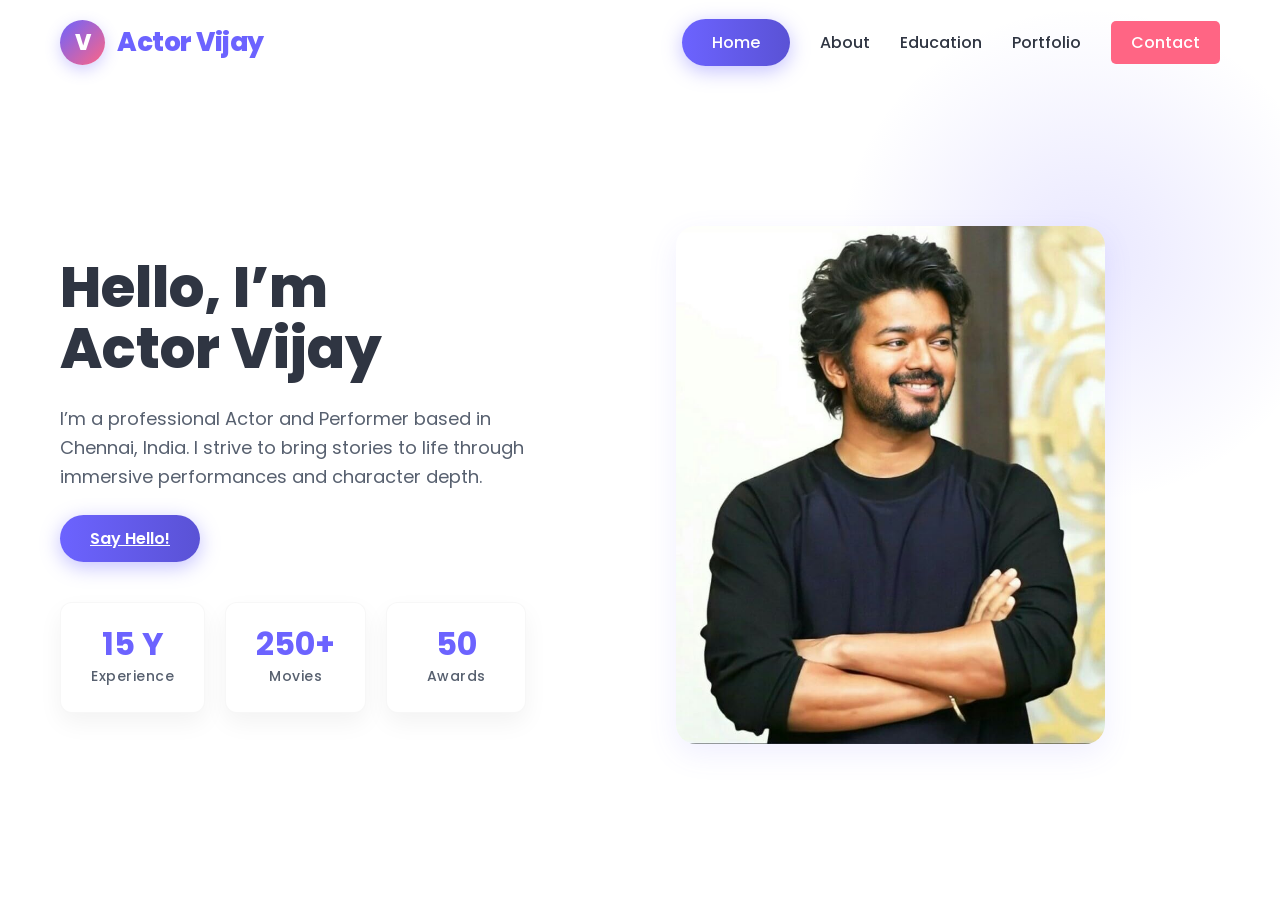
<file: index.html>
<!DOCTYPE html>
<html lang="en">
<head>
    <meta charset="UTF-8">
    <meta name="viewport" content="width=device-width, initial-scale=1.0">
    <title>Actor Vijay | Portfolio</title>
    <link rel="stylesheet" href="style.css">
</head>
<body>
    
    <div class="container">
        <!-- Navigation -->
        <nav>
            <div class="logo">
                <div class="logo-circle">V</div>
                Actor Vijay
            </div>
            <ul class="nav-links">
                <li><a href="index.html" class="btn-primary">Home</a></li>
                <li><a href="about.html">About</a></li>
                <li><a href="education.html">Education</a></li>
                <li><a href="projects.html">Portfolio</a></li>
                <li><a href="contact.html" style="background: var(--secondary-color); color: white; padding: 10px 20px; border-radius: 5px;">Contact</a></li>
            </ul>
        </nav>

        <!-- Hero Section -->
        <section class="hero">
            <div class="hero-text">
                <h1>Hello, I’m <br> Actor Vijay</h1>
                <p>I’m a professional <span class="highlight-line">Actor</span> and <span class="highlight-line">Performer</span> based in Chennai, India. I strive to bring stories to life through immersive performances and character depth.</p>
                <a href="contact.html" class="btn-primary">Say Hello!</a>

                <div class="stats">
                    <div class="stat-item">
                        <h3>15 Y</h3>
                        <p>Experience</p>
                    </div>
                    <div class="stat-item">
                        <h3>250+</h3>
                        <p>Movies</p>
                    </div>
                    <div class="stat-item">
                        <h3>50</h3>
                        <p>Awards</p>
                    </div>
                </div>
            </div>
            <div class="hero-image">
                <img src="assets/profile.jpg" alt="Actor Vijay">
            </div>
        </section>
    </div>

</body>
</html>
</file>
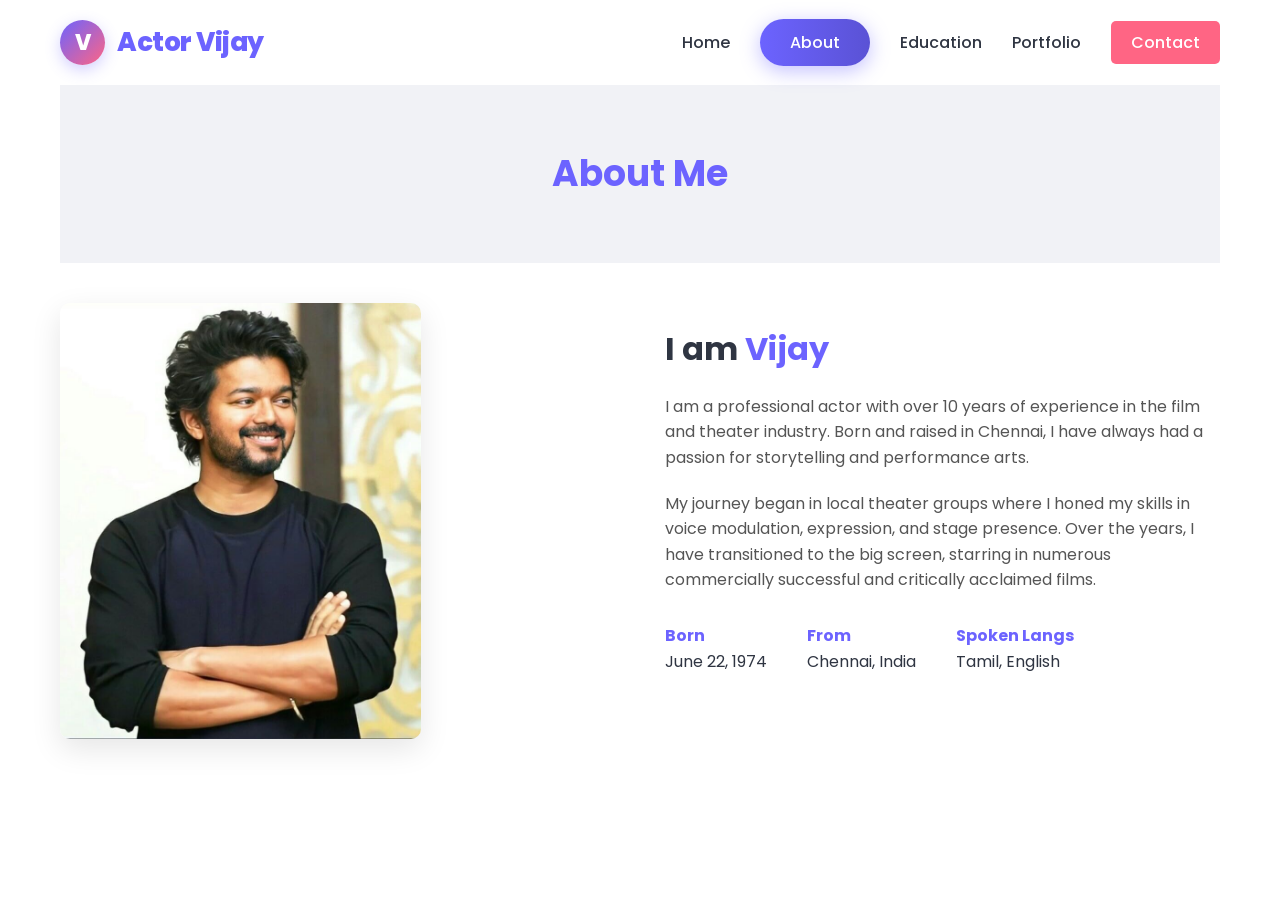
<file: about.html>
<!DOCTYPE html>
<html lang="en">
<head>
    <meta charset="UTF-8">
    <meta name="viewport" content="width=device-width, initial-scale=1.0">
    <title>Actor Vijay | About</title>
    <link rel="stylesheet" href="style.css">
</head>
<body>
    
    <div class="container">
        <!-- Navigation -->
        <nav>
            <div class="logo">
                <div class="logo-circle">V</div>
                Actor Vijay
            </div>
            <ul class="nav-links">
                <li><a href="index.html">Home</a></li>
                <li><a href="about.html" class="btn-primary">About</a></li>
                <li><a href="education.html">Education</a></li>
                <li><a href="projects.html">Portfolio</a></li>
                <li><a href="contact.html" style="background: var(--secondary-color); color: white; padding: 10px 20px; border-radius: 5px;">Contact</a></li>
            </ul>
        </nav>

        <header class="page-header">
            <h1>About Me</h1>
        </header>

        <section  style="display: flex; gap: 50px; align-items: flex-start;">
             <div style="flex: 1;">
                <img src="assets/profile.jpg" alt="Actor Vijay" style="width: 65%; border-radius: 10px; box-shadow: 0 10px 30px rgba(0,0,0,0.1);">
            </div>
            <div style="flex: 1; padding-top: 20px;">
                <h2 style="font-size: 32px; margin-bottom: 20px;">I am <span style="color: var(--primary-color);">Vijay</span></h2>
                <p style="margin-bottom: 20px; font-size: 16px; color: #555;">
                    I am a professional actor with over 10 years of experience in the film and theater industry. 
                    Born and raised in Chennai, I have always had a passion for storytelling and performance arts.
                </p>
                <p style="margin-bottom: 20px; font-size: 16px; color: #555;">
                    My journey began in local theater groups where I honed my skills in voice modulation, expression, and stage presence.
                    Over the years, I have transitioned to the big screen, starring in numerous commercially successful and critically acclaimed films.
                </p>
                
                <div style="display: flex; gap: 40px; margin-top: 30px;">
                    <div>
                        <h4 style="color: var(--primary-color);">Born</h4>
                        <p>June 22, 1974</p>
                    </div>
                    <div>
                        <h4 style="color: var(--primary-color);">From</h4>
                        <p>Chennai, India</p>
                    </div>
                     <div>
                        <h4 style="color: var(--primary-color);">Spoken Langs</h4>
                        <p>Tamil, English</p>
                    </div>
                </div>
            </div>
        </section>

    </div>

</body>
</html>
</file>
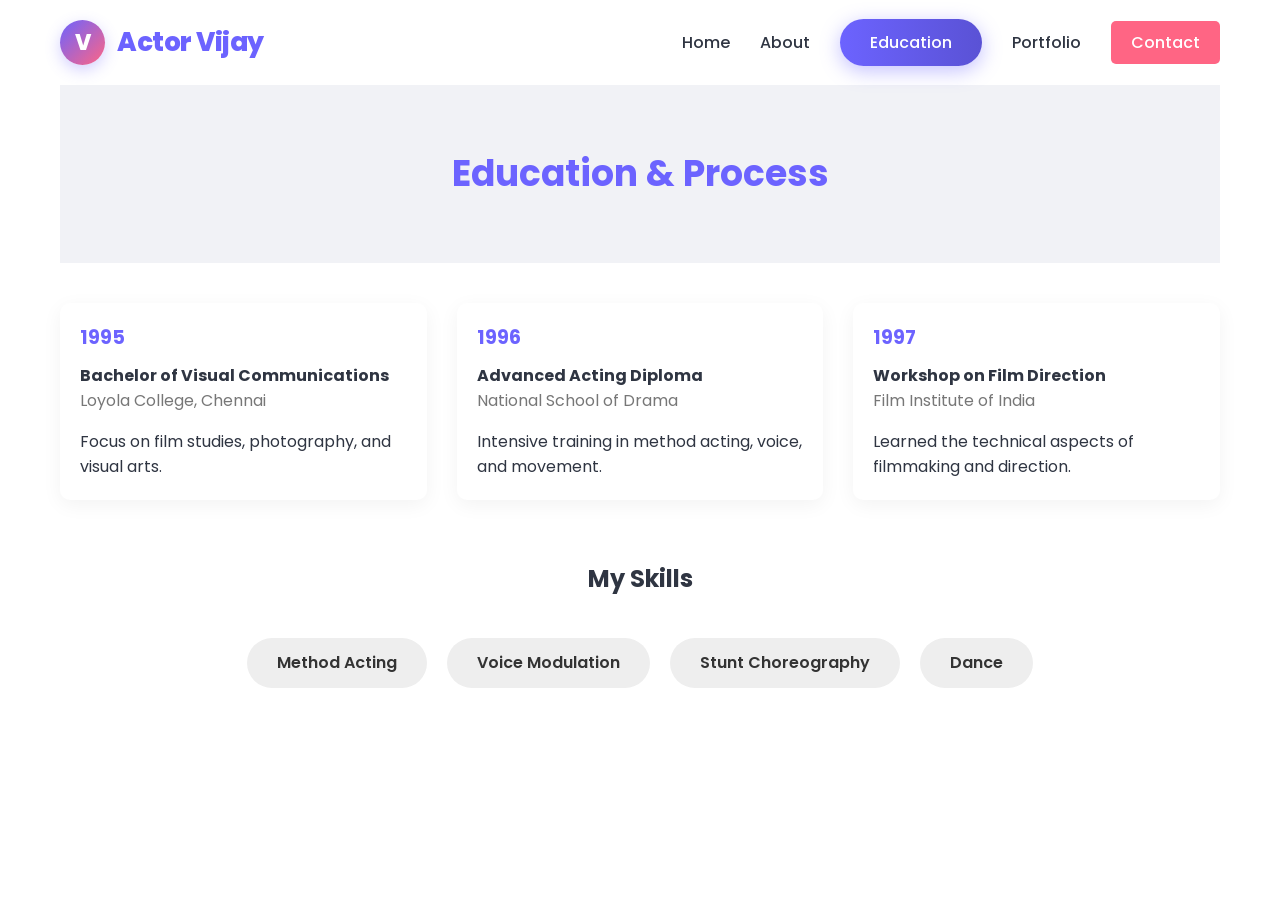
<file: education.html>
<!DOCTYPE html>
<html lang="en">
<head>
    <meta charset="UTF-8">
    <meta name="viewport" content="width=device-width, initial-scale=1.0">
    <title>Actor Vijay | Education</title>
    <link rel="stylesheet" href="style.css">
</head>
<body>
    
    <div class="container">

        <nav>
            <div class="logo">
                <div class="logo-circle">V</div>
                Actor Vijay
            </div>
            <ul class="nav-links">
                <li><a href="index.html">Home</a></li>
                <li><a href="about.html">About</a></li>
                <li><a href="education.html" class="btn-primary">Education</a></li>
                <li><a href="projects.html">Portfolio</a></li>
                <li><a href="contact.html" style="background: var(--secondary-color); color: white; padding: 10px 20px; border-radius: 5px;">Contact</a></li>
            </ul>
        </nav>

        <header class="page-header">
            <h1>Education & Process</h1>
        </header>

        <div class="grid-container">
            <div class="card">
                <h3 style="color: var(--primary-color); margin-bottom: 10px;">1995</h3>
                <h4>Bachelor of Visual Communications</h4>
                <p style="color:#777; margin-bottom: 15px;">Loyola College, Chennai</p>
                <p>Focus on film studies, photography, and visual arts.</p>
            </div>
            <div class="card">
                <h3 style="color: var(--primary-color); margin-bottom: 10px;">1996</h3>
                <h4>Advanced Acting Diploma</h4>
                <p style="color:#777; margin-bottom: 15px;">National School of Drama</p>
                <p>Intensive training in method acting, voice, and movement.</p>
            </div>
            <div class="card">
                <h3 style="color: var(--primary-color); margin-bottom: 10px;">1997</h3>
                <h4>Workshop on Film Direction</h4>
                <p style="color:#777; margin-bottom: 15px;">Film Institute of India</p>
                <p>Learned the technical aspects of filmmaking and direction.</p>
            </div>
        </div>

        <h2 style="text-align: center; margin-bottom: 40px;">My Skills</h2>
        <div style="display: flex; justify-content: center; gap: 20px; flex-wrap: wrap; margin-bottom: 60px;">
             <span class="btn-primary" style="background: #eee; color: #333 !important; box-shadow: none;">Method Acting</span>
             <span class="btn-primary" style="background: #eee; color: #333 !important; box-shadow: none;">Voice Modulation</span>
             <span class="btn-primary" style="background: #eee; color: #333 !important; box-shadow: none;">Stunt Choreography</span>
             <span class="btn-primary" style="background: #eee; color: #333 !important; box-shadow: none;">Dance</span>
        </div>

    </div>

</body>
</html>
</file>
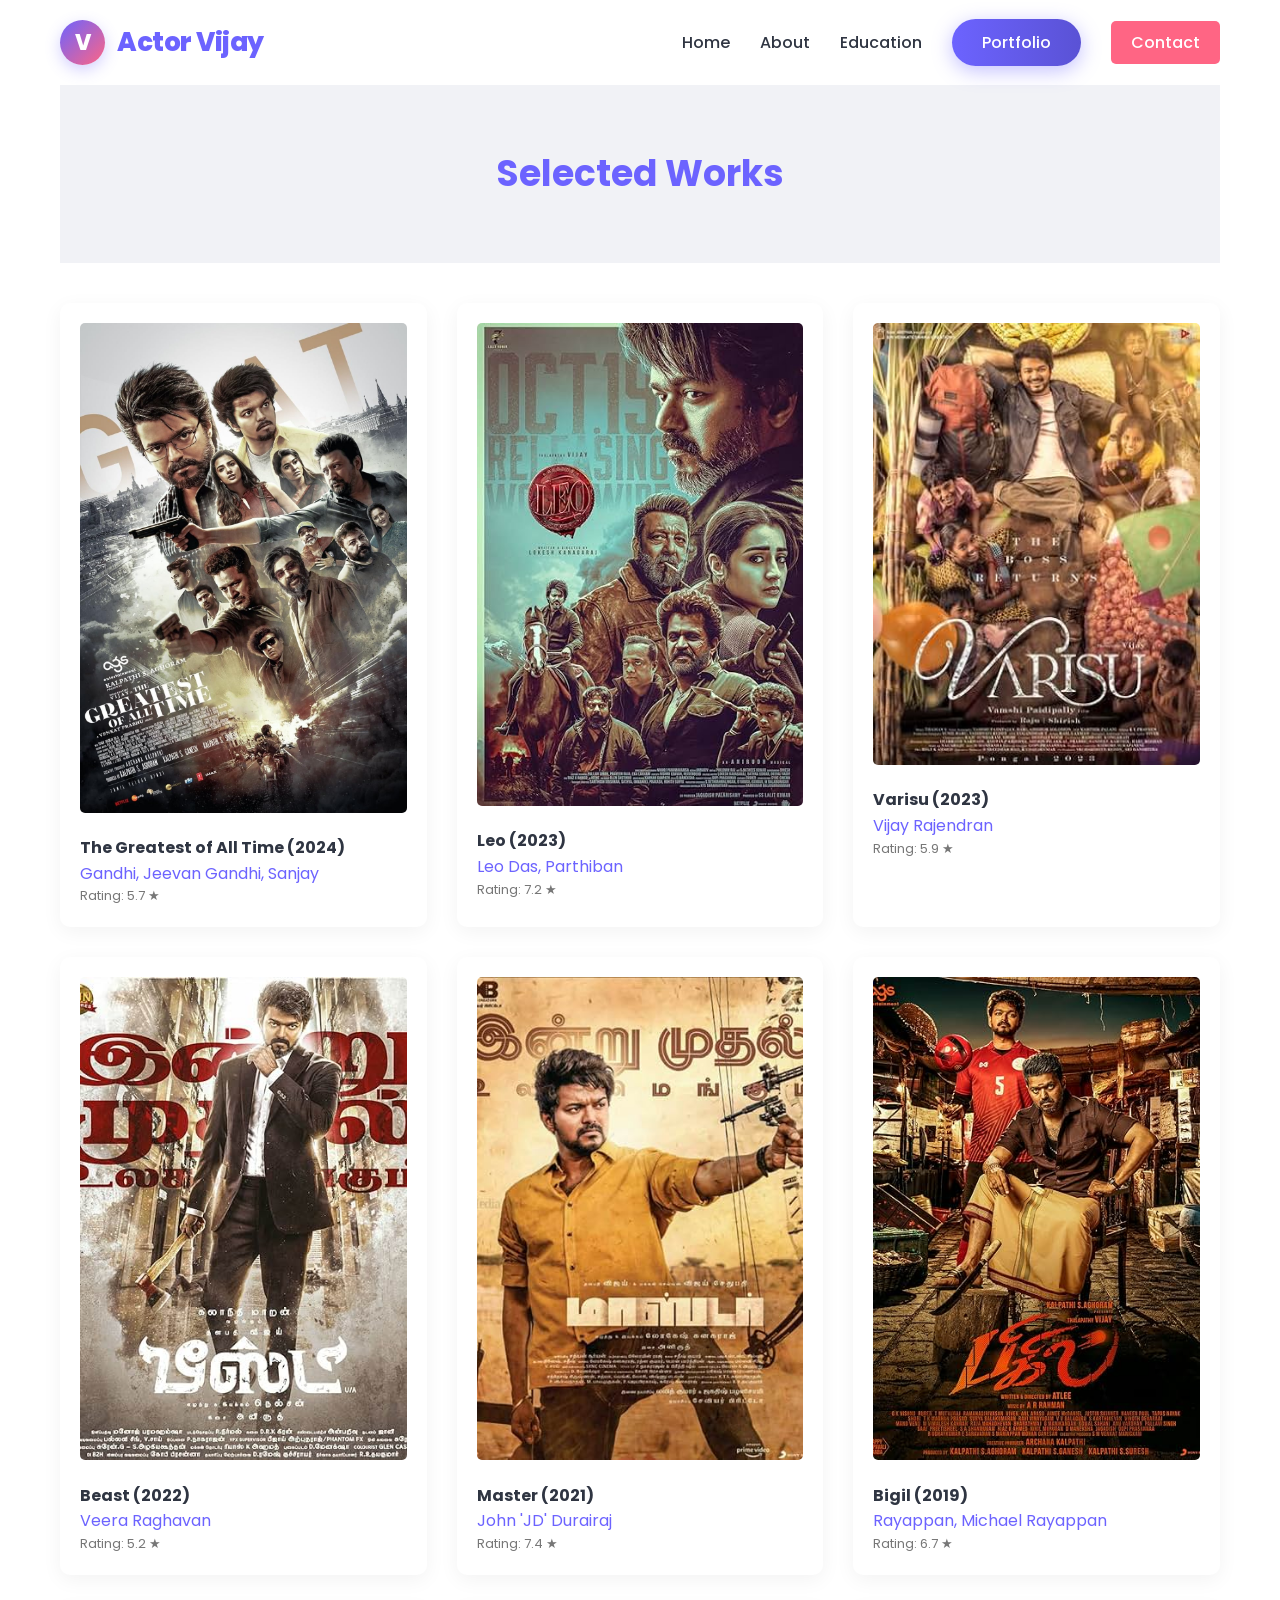
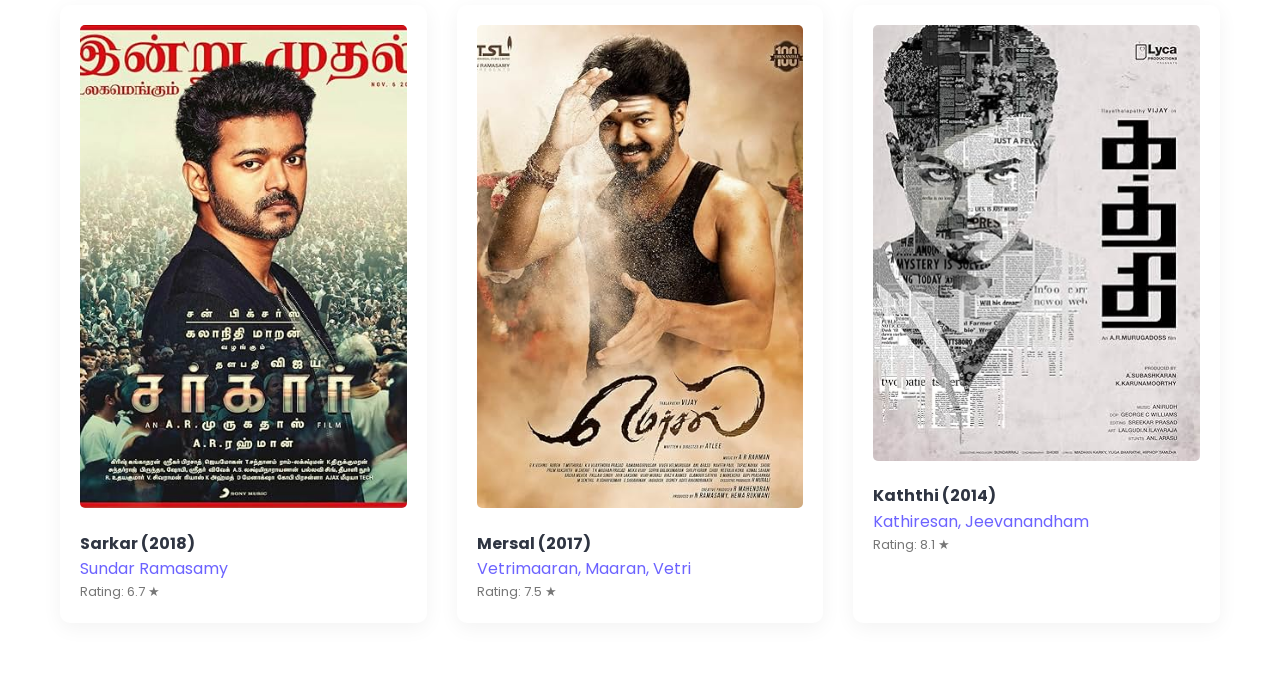
<file: projects.html>
<!DOCTYPE html>
<html lang="en">
<head>
    <meta charset="UTF-8">
    <meta name="viewport" content="width=device-width, initial-scale=1.0">
    <title>Actor Vijay | Portfolio</title>
    <link rel="stylesheet" href="style.css">
</head>
<body>
    
    <div class="container">
        <!-- Navigation -->
        <nav>
            <div class="logo">
                <div class="logo-circle">V</div>
                Actor Vijay
            </div>
            <ul class="nav-links">
                <li><a href="index.html">Home</a></li>
                <li><a href="about.html">About</a></li>
                <li><a href="education.html">Education</a></li>
                <li><a href="projects.html" class="btn-primary">Portfolio</a></li>
                <li><a href="contact.html" style="background: var(--secondary-color); color: white; padding: 10px 20px; border-radius: 5px;">Contact</a></li>
            </ul>
        </nav>

        <header class="page-header">
            <h1>Selected Works</h1>
        </header>

        <div class="grid-container">
            <!-- Project 1 -->
            <div class="card">
                <img src="assets/goat.jpg" alt="The Greatest of All Time">
                <h4>The Greatest of All Time (2024)</h4>
                <p style="color: var(--primary-color);">Gandhi, Jeevan Gandhi, Sanjay</p>
                <p style="font-size: 13px; color: #777;">Rating: 5.7 ★</p>
            </div>
            <!-- Project 2 -->
            <div class="card">
                <img src="assets/leo.jpg" alt="Leo">
                <h4>Leo (2023)</h4>
                <p style="color: var(--primary-color);">Leo Das, Parthiban</p>
                <p style="font-size: 13px; color: #777;">Rating: 7.2 ★</p>
            </div>
            <!-- Project 3 -->
            <div class="card">
                <img src="assets/varisu.jpg" alt="Varisu">
                <h4>Varisu (2023)</h4>
                <p style="color: var(--primary-color);">Vijay Rajendran</p>
                <p style="font-size: 13px; color: #777;">Rating: 5.9 ★</p>
            </div>
            <!-- Project 4 -->
            <div class="card">
                <img src="assets/beast.jpg" alt="Beast">
                <h4>Beast (2022)</h4>
                <p style="color: var(--primary-color);">Veera Raghavan</p>
                <p style="font-size: 13px; color: #777;">Rating: 5.2 ★</p>
            </div>
            <div class="card">
                <img src="assets/master.jpg" alt="Master">
                <h4>Master (2021)</h4>
                <p style="color: var(--primary-color);">John 'JD' Durairaj</p>
                <p style="font-size: 13px; color: #777;">Rating: 7.4 ★</p>
            </div>
             <!-- Project 6 -->
            <div class="card">
                <img src="assets/bigil.jpg" alt="Bigil">
                <h4>Bigil (2019)</h4>
                <p style="color: var(--primary-color);">Rayappan, Michael Rayappan</p>
                <p style="font-size: 13px; color: #777;">Rating: 6.7 ★</p>
            </div>
             <!-- Project 7 -->
            <div class="card">
                <img src="assets/sarkar.jpg" alt="Sarkar">
                <h4>Sarkar (2018)</h4>
                <p style="color: var(--primary-color);">Sundar Ramasamy</p>
                <p style="font-size: 13px; color: #777;">Rating: 6.7 ★</p>
            </div>
             <!-- Project 8 -->
            <div class="card">
                <img src="assets/mersal.jpg" alt="Mersal">
                <h4>Mersal (2017)</h4>
                <p style="color: var(--primary-color);">Vetrimaaran, Maaran, Vetri</p>
                <p style="font-size: 13px; color: #777;">Rating: 7.5 ★</p>
            </div>
             <!-- Project 9 -->
            <div class="card">
                <img src="assets/kaththi.jpg" alt="Kaththi">
                <h4>Kaththi (2014)</h4>
                <p style="color: var(--primary-color);">Kathiresan, Jeevanandham</p>
                <p style="font-size: 13px; color: #777;">Rating: 8.1 ★</p>
            </div>
        </div>

    </div>

</body>
</html>
</file>
<file: style.css>
/* Global Styles */
@import url('https://fonts.googleapis.com/css2?family=Poppins:wght@300;400;600;700&display=swap');

:root {
    --primary-color: #6C63FF; /* Modern Vibrant Indigo/Purple */
    --primary-dark: #5a52d5;
    --secondary-color: #FF6584; /* Soft Pink Accent for Highlights */
    --accent-color: #FFC048; /* Gold for Stars/Ratings */
    --text-color: #2F3542; /* Soft Black */
    --light-text: #57606f;
    --bg-color: #ffffff;
    --light-bg: #F1F2F6; /* Premium Light Gray/Blue */
    --card-shadow: 0 10px 30px rgba(108, 99, 255, 0.1);
}

* {
    margin: 0;
    padding: 0;
    box-sizing: border-box;
    font-family: 'Poppins', sans-serif;
}

body {
    color: var(--text-color);
    line-height: 1.6;
    background-color: var(--bg-color);
    overflow-x: hidden;
}

/* Container */
.container {
    max-width: 1200px;
    margin: 0 auto;
    padding: 0 20px;
}

/* Navigation */
nav {
    display: flex;
    justify-content: space-between;
    align-items: center;
    padding: 20px 0;
}

.logo {
    display: flex;
    align-items: center;
    font-weight: 800; /* Bolder logo */
    font-size: 26px;
    letter-spacing: -0.5px;
    color: var(--primary-color);
}

.logo-circle {
    width: 45px;
    height: 45px;
    background: linear-gradient(135deg, var(--primary-color), var(--secondary-color)); /* Gradient Logo */
    color: white;
    border-radius: 50%;
    display: flex;
    justify-content: center;
    align-items: center;
    margin-right: 12px;
    font-size: 22px;
    box-shadow: 0 5px 15px rgba(108, 99, 255, 0.3);
}

.nav-links {
    list-style: none;
    display: flex;
    align-items: center;
    gap: 30px;
}

.nav-links a {
    text-decoration: none;
    color: var(--text-color);
    font-weight: 500;
    font-size: 16px;
    transition: all 0.3s;
}

.nav-links a:hover {
    color: var(--primary-color);
    transform: translateY(-2px);
}

.btn-primary {
    background: linear-gradient(90deg, var(--primary-color), var(--primary-dark));
    color: white !important;
    padding: 12px 30px;
    border-radius: 30px; /* Pill shape for modern feel */
    font-weight: 600;
    box-shadow: 0 5px 20px rgba(108, 99, 255, 0.4);
    transition: transform 0.2s, box-shadow 0.2s;
}

.btn-primary:hover {
    transform: translateY(-3px);
    box-shadow: 0 8px 25px rgba(108, 99, 255, 0.5);
}

/* Hero Section */
.hero {
    display: flex;
    align-items: center;
    justify-content: space-between;
    padding: 40px 0;
    min-height: calc(100vh - 100px);
    position: relative;
}

.hero::before {
    content: '';
    position: absolute;
    top: -10%;
    right: -10%;
    width: 500px;
    height: 500px;
    background: radial-gradient(circle, rgba(108, 99, 255, 0.15) 0%, rgba(255,255,255,0) 70%);
    z-index: -1;
    border-radius: 50%;
}

.hero-text {
    flex: 1;
    max-width: 500px;
}

.hero h1 {
    font-size: 56px;
    line-height: 1.1;
    margin-bottom: 25px;
    font-weight: 800;
    color: var(--text-color);
}

.hero p {
    font-size: 18px;
    color: var(--light-text);
    margin-bottom: 35px;
}

.hero-image {
    flex: 1;
    display: flex;
    justify-content: center;
    position: relative;
}

.hero-image img {
    max-width: 65%;
    height: auto;
    border-radius: 20px; 
    box-shadow: var(--card-shadow);
}

/* Stats Box Style */
.stats {
    display: flex;
    gap: 20px;
    margin-top: 50px;
}

.stat-item {
    background-color: white; /* Clean white box */
    padding: 25px 30px;
    border-radius: 12px;
    text-align: center;
    min-width: 140px;
    box-shadow: 0 10px 25px rgba(0,0,0,0.05); /* Subtle lift */
    border: 1px solid rgba(0,0,0,0.03);
    transition: transform 0.3s;
}

.stat-item:hover {
    transform: translateY(-5px);
    box-shadow: 0 15px 30px rgba(0,0,0,0.1);
}

.stat-item h3 {
    font-size: 32px;
    color: var(--primary-color); /* Colored stats */
    font-weight: 700;
    margin-bottom: 5px;
    line-height: 1;
}

.stat-item p {
    font-size: 14px;
    color: var(--light-text);
    text-transform: capitalize;
    letter-spacing: 0.5px;
    margin: 0;
    font-weight: 500;
}

/* Inner Page Header */
.page-header {
    text-align: center;
    padding: 60px 0;
    background: var(--light-bg);
    margin-bottom: 40px;
}

.page-header h1 {
    font-size: 36px;
    color: var(--primary-color);
}

/* Cards (Education, Projects) */
.grid-container {
    display: grid;
    grid-template-columns: repeat(auto-fit, minmax(300px, 1fr));
    gap: 30px;
    margin-bottom: 60px;
}

.card {
    background: white;
    border-radius: 10px;
    padding: 20px;
    box-shadow: 0 5px 20px rgba(0,0,0,0.05); /* Soft shadow */
    transition: transform 0.3s;
}

.card:hover {
    transform: translateY(-5px);
}

.card img {
    width: 100%;
    border-radius: 5px;
    margin-bottom: 15px;
}

/* Forms */
form input, form textarea {
    width: 100%;
    padding: 15px;
    margin-bottom: 20px;
    border: 1px solid #ddd;
    border-radius: 5px;
    font-family: 'Poppins', sans-serif;
}

form button {
    border: none;
    cursor: pointer;
}

/* Responsive */
@media (max-width: 992px) {
     .hero h1 {
        font-size: 40px;
    }
    .hero-image img {
        max-width: 90%;
    }
}

@media (max-width: 768px) {
    nav {
        flex-direction: column;
        gap: 20px;
    }
    
    .logo {
        margin-bottom: 10px;
    }

    .nav-links {
        display: flex;
        flex-direction: column; /* Stack links vertically */
        gap: 15px;
        width: 100%;
        background-color: #fff; /* Ensure background is solid */
        padding: 20px 0;
        border-bottom: 1px solid #eee;
    }
    
    .nav-links li {
        width: 100%;
        text-align: center;
    }
    
    .hero {
        flex-direction: column-reverse;
        text-align: center;
        padding: 40px 0;
        /* Fit content on mobile, don't force height */
    }
    
    .hero-text {
        margin-top: 30px;
        width: 100%;
    }
    
    .hero h1 {
        font-size: 32px;
    }
    
    .stats {
        justify-content: center;
        flex-wrap: wrap;
        gap: 10px;
    }
    
    .stat-item {
        min-width: 100px;
        padding: 15px 20px;
        flex: 1;
    }

    .hero-image {
        width: 100%;
    }

    .hero-image img {
        width: 80%; /* Smaller image on mobile */
        max-width: 300px;
    }
}
</file>
